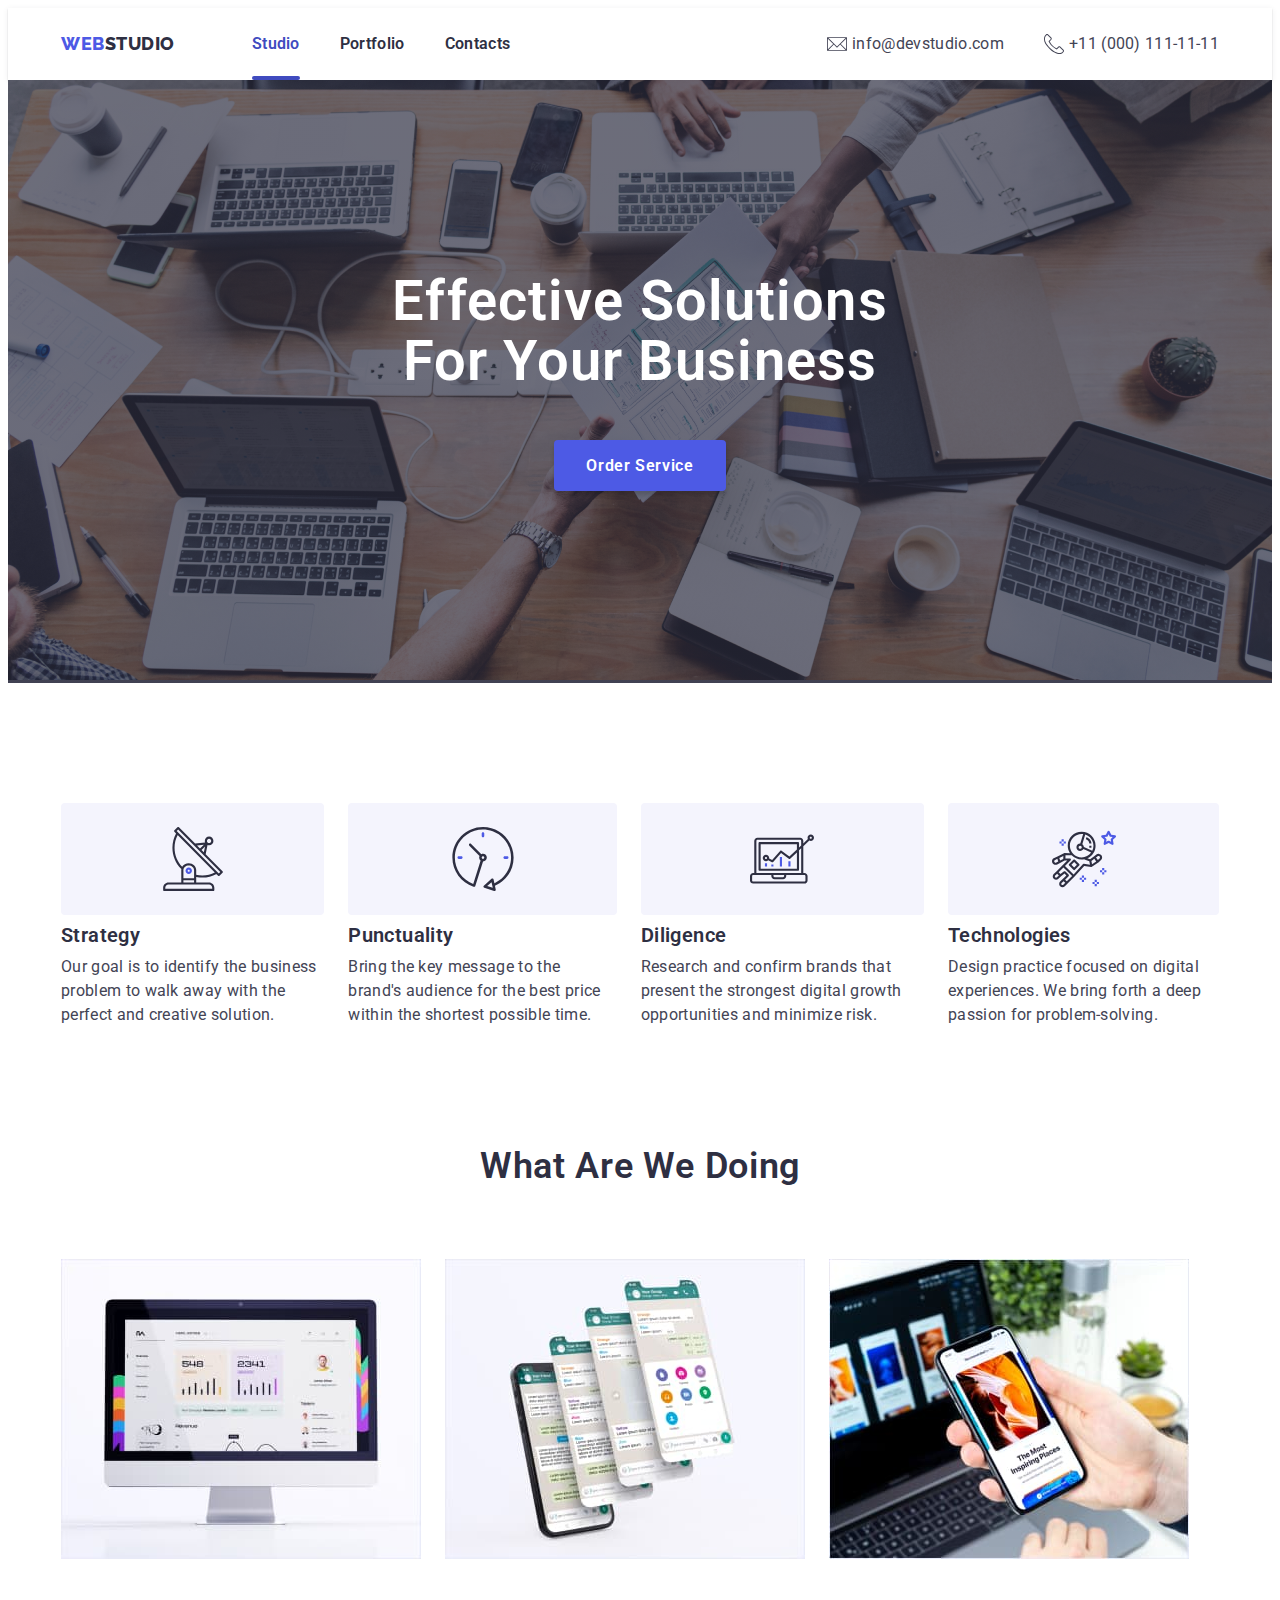
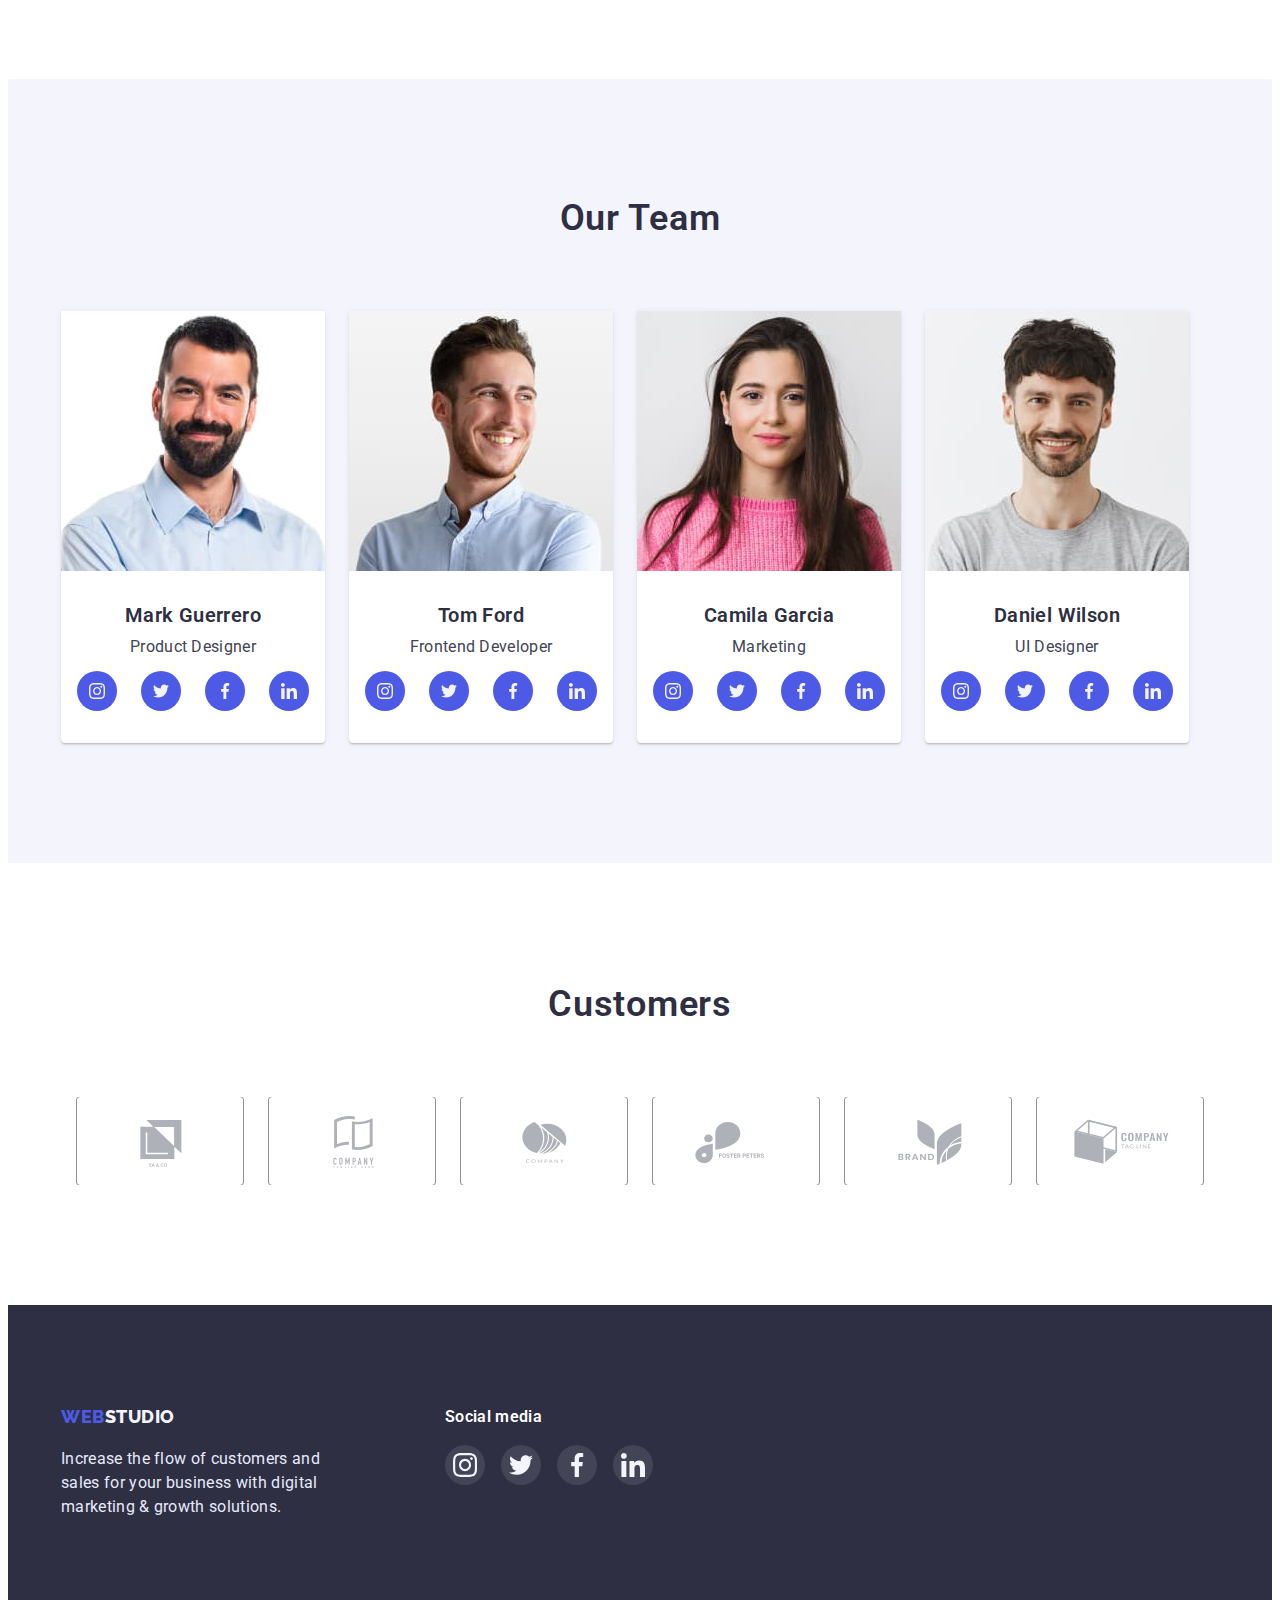
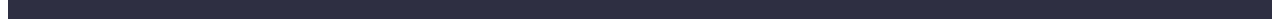
<file: index.html>
<!DOCTYPE html>
<html lang="en">
  <head>
    <meta charset="UTF-8" />
    <meta http-equiv="X-UA-Compatible" content="IE=edge" />
    <meta name="viewport" content="width=device-width, initial-scale=1.0" />
    <title>Main page</title>
    <link rel="preconnect" href="https://fonts.googleapis.com" />
    <link rel="preconnect" href="https://fonts.gstatic.com" crossorigin />
    <link
      href="https://fonts.googleapis.com/css2?family=Raleway:wght@700&family=Roboto:wght@400;500;600;700;900&display=swap"
      rel="stylesheet"
    />
    <link
      rel="stylesheet"
      href="https://cdnjs.cloudflare.com/ajax/libs/modern-normalize/1.1.0/modern-normalize.min.css"
      integrity="sha512-wpPYUAdjBVSE4KJnH1VR1HeZfpl1ub8YT/NKx4PuQ5NmX2tKuGu6U/JRp5y+Y8XG2tV+wKQpNHVUX03MfMFn9Q=="
      crossorigin="anonymous"
      referrerpolicy="no-referrer"
    />
    <link rel="stylesheet" href="./css/styles.css" />
  </head>

  <body>
    <!--================================= header======================================= -->
    <header class="header-border">
      <div class="container header">
        <a class="link logo logo-studio" href="index.html">
          <span class="logo logo-web">web</span>studio
        </a>
        <nav>
          <ul class="list list-nav">
            <li><a class="link nav current-page" href="index.html">Studio</a></li>
            <li><a class="link nav" href="portfolio.html">Portfolio</a></li>
            <li><a class="link nav" href="#">Contacts</a></li>
          </ul>
        </nav>
        <ul class="list list-contacts">
          <li>
            <a class="link contacts" href="mailto:info@devstudio.com">
              <svg class="icon-mail-phone">
                <use href="images/symbol-defs.svg#mail"></use>
              </svg>
              <span class="mail-phone">info@devstudio.com</span>
            </a>
          </li>
          <li>
            <a class="link contacts" href="tel:+110001111111">
              <svg class="icon-mail-phone">
                <use href="images/symbol-defs.svg#phone"></use>
              </svg>
              <span class="mail-phone"> +11 (000) 111-11-11 </span>
            </a>
          </li>
        </ul>
      </div>
    </header>
    <!--========================== main ================================================-->
    <main>
      <section class="hero-section">
        <div class="hero-container">
          <h1 class="hero-text">effective solutions for your business</h1>
          <button class="button hero-button" type="button" data-modal-open>Order Service</button>
        </div>
      </section>
      <section class="section">
        <h2 class="header-section-hidden">Our advantages</h2>
        <div class="container">
          <ul class="list cards">
            <li>
              <div class="svg-advantages-container">
                <svg class="svg-advantages">
                  <use href="images/symbol-defs.svg#antenna"></use>
                </svg>
              </div>
              <h3 class="item-heading item-heading-advantages">Strategy</h3>
              <p class="subscription">
                Our goal is to identify the business problem to walk away with the perfect and
                creative solution.
              </p>
            </li>
            <li>
              <div class="svg-advantages-container">
                <svg class="svg-advantages">
                  <use href="images/symbol-defs.svg#clock"></use>
                </svg>
              </div>
              <h3 class="item-heading item-heading-advantages">Punctuality</h3>
              <p class="subscription">
                Bring the key message to the brand's audience for the best price within the shortest
                possible time.
              </p>
            </li>
            <li>
              <div class="svg-advantages-container">
                <svg class="svg-advantages">
                  <use href="images/symbol-defs.svg#diligence"></use>
                </svg>
              </div>
              <h3 class="item-heading item-heading-advantages">Diligence</h3>
              <p class="subscription">
                Research and confirm brands that present the strongest digital growth opportunities
                and minimize risk.
              </p>
            </li>
            <li>
              <div class="svg-advantages-container">
                <svg class="svg-advantages">
                  <use href="images/symbol-defs.svg#astronaut"></use>
                </svg>
              </div>
              <h3 class="item-heading item-heading-advantages">Technologies</h3>
              <p class="subscription">
                Design practice focused on digital experiences. We bring forth a deep passion for
                problem-solving.
              </p>
            </li>
          </ul>
        </div>
      </section>
      <section class="section container-section-3">
        <div class="container container-section-3">
          <h2 class="header-section">What are we doing</h2>
          <ul class="list cards">
            <li>
              <img
                class="img-item-section-3"
                src="images/rectangle-71.jpg"
                alt="monitor"
                width="360"
              />
            </li>
            <li>
              <img
                class="img-item-section-3"
                src="images/rectangle-71(1).jpg"
                alt="mobile"
                width="360"
              />
            </li>
            <li>
              <img
                class="img-item-section-3"
                src="images/rectangle-71(2).jpg"
                alt="laptop"
                width="360"
              />
            </li>
          </ul>
        </div>
      </section>

      <!-- ================================Team============================================= -->

      <section class="section section-team">
        <div class="container container-section-3">
          <h2 class="header-section">Our Team</h2>
          <ul class="list cards">
            <li class="team-card">
              <img class="image" src="images/img.jpg" alt="Mark Guerrero" width="264" />
              <div class="team-subscription-item">
                <h3 class="item-heading">Mark Guerrero</h3>
                <p class="subscription">Product Designer</p>
                <ul class="list list-social-team">
                  <li class="item-social-team">
                    <a class="link-social-team" href="#">
                      <svg class="svg-social-media">
                        <use href="images/symbol-defs.svg#instagram"></use>
                      </svg>
                    </a>
                  </li>
                  <li class="item-social-team">
                    <a class="link-social-team" href="#">
                      <svg class="svg-social-media">
                        <use href="images/symbol-defs.svg#twitter"></use>
                      </svg>
                    </a>
                  </li>
                  <li class="item-social-team">
                    <a class="link-social-team" href="#">
                      <svg class="svg-social-media">
                        <use href="images/symbol-defs.svg#facebook"></use>
                      </svg>
                    </a>
                  </li>
                  <li class="item-social-team">
                    <a class="link-social-team" href="#">
                      <svg class="svg-social-media">
                        <use href="images/symbol-defs.svg#linkedin"></use>
                      </svg>
                    </a>
                  </li>
                </ul>
              </div>
            </li>
            <li class="team-card">
              <img class="image" src="images/img(1).jpg" alt="Tom Ford" width="264" />
              <div class="team-subscription-item">
                <h3 class="item-heading">Tom Ford</h3>
                <p class="subscription">Frontend Developer</p>
                <ul class="list list-social-team">
                  <li class="item-social-team">
                    <a class="link-social-team" href="#">
                      <svg class="svg-social-media">
                        <use href="images/symbol-defs.svg#instagram"></use>
                      </svg>
                    </a>
                  </li>
                  <li class="item-social-team">
                    <a class="link-social-team" href="#">
                      <svg class="svg-social-media">
                        <use href="images/symbol-defs.svg#twitter"></use>
                      </svg>
                    </a>
                  </li>
                  <li class="item-social-team">
                    <a class="link-social-team" href="#">
                      <svg class="svg-social-media">
                        <use href="images/symbol-defs.svg#facebook"></use>
                      </svg>
                    </a>
                  </li>
                  <li class="item-social-team">
                    <a class="link-social-team" href="#">
                      <svg class="svg-social-media">
                        <use href="images/symbol-defs.svg#linkedin"></use>
                      </svg>
                    </a>
                  </li>
                </ul>
              </div>
            </li>
            <li class="team-card">
              <img class="image" src="images/img(2).jpg" alt="Camila Garcia" width="264" />
              <div class="team-subscription-item">
                <h3 class="item-heading">Camila Garcia</h3>
                <p class="subscription">Marketing</p>
                <ul class="list list-social-team">
                  <li class="item-social-team">
                    <a class="link-social-team" href="#">
                      <svg class="svg-social-media">
                        <use href="images/symbol-defs.svg#instagram"></use>
                      </svg>
                    </a>
                  </li>
                  <li class="item-social-team">
                    <a class="link-social-team" href="#">
                      <svg class="svg-social-media">
                        <use href="images/symbol-defs.svg#twitter"></use>
                      </svg>
                    </a>
                  </li>
                  <li class="item-social-team">
                    <a class="link-social-team" href="#">
                      <svg class="svg-social-media">
                        <use href="images/symbol-defs.svg#facebook"></use>
                      </svg>
                    </a>
                  </li>
                  <li class="item-social-team">
                    <a class="link-social-team" href="#">
                      <svg class="svg-social-media">
                        <use href="images/symbol-defs.svg#linkedin"></use>
                      </svg>
                    </a>
                  </li>
                </ul>
              </div>
            </li>
            <li class="team-card">
              <img class="image" src="images/img(3).jpg" alt="Daniel Wilson" width="264" />
              <div class="team-subscription-item">
                <h3 class="item-heading">Daniel Wilson</h3>
                <p class="subscription">UI Designer</p>
                <ul class="list list-social-team">
                  <li class="item-social-team">
                    <a class="link-social-team" href="#">
                      <svg class="svg-social-media">
                        <use href="images/symbol-defs.svg#instagram"></use>
                      </svg>
                    </a>
                  </li>
                  <li class="item-social-team">
                    <a class="link-social-team" href="#">
                      <svg class="svg-social-media">
                        <use href="images/symbol-defs.svg#twitter"></use>
                      </svg>
                    </a>
                  </li>
                  <li class="item-social-team">
                    <a class="link-social-team" href="#">
                      <svg class="svg-social-media">
                        <use href="images/symbol-defs.svg#facebook"></use>
                      </svg>
                    </a>
                  </li>
                  <li class="item-social-team">
                    <a class="link-social-team" href="#">
                      <svg class="svg-social-media">
                        <use href="images/symbol-defs.svg#linkedin"></use>
                      </svg>
                    </a>
                  </li>
                </ul>
              </div>
            </li>
          </ul>
        </div>
      </section>

      <!-- =======================Customers======================= -->

      <section class="section">
        <div class="container">
          <h2 class="header-section header-section-customers">customers</h2>
          <ul class="list list-customers">
            <li class="item-customer">
              <a class="link-item-customer" href="#">
                <svg class="svg-customer">
                  <use href="images/symbol-defs.svg#client-1"></use>
                </svg>
              </a>
            </li>

            <li class="item-customer">
              <a class="link-item-customer" href="#">
                <svg class="svg-customer">
                  <use href="images/symbol-defs.svg#client-2"></use>
                </svg>
              </a>
            </li>

            <li class="item-customer">
              <a class="link-item-customer" href="#">
                <svg class="svg-customer">
                  <use href="images/symbol-defs.svg#client-3"></use>
                </svg>
              </a>
            </li>

            <li class="item-customer">
              <a class="link-item-customer" href="#">
                <svg class="svg-customer">
                  <use href="images/symbol-defs.svg#client-4"></use>
                </svg>
              </a>
            </li>

            <li class="item-customer">
              <a class="link-item-customer" href="#">
                <svg class="svg-customer">
                  <use href="images/symbol-defs.svg#client-5"></use>
                </svg>
              </a>
            </li>

            <li class="item-customer">
              <a class="link-item-customer" href="#">
                <svg class="svg-customer">
                  <use href="images/symbol-defs.svg#client-6"></use>
                </svg>
              </a>
            </li>
          </ul>
        </div>
      </section>
    </main>

    <!-- footer -->

    <footer class="footer">
      <div class="container container-footer">
        <div>
          <a class="link logo logo-studio-footer" href="#">
            <span class="logo logo-web">web</span>studio
          </a>

          <p class="footer-text">
            Increase the flow of customers and sales for your business with digital marketing &
            growth solutions.
          </p>
        </div>

        <div class="footer-social-media-container">
          <h3 class="footer-social-media-headding">Social media</h3>
          <ul class="list list-social-footer">
            <li class="item-social-footer">
              <a class="link-item-social-footer" href="#">
                <svg class="svg-social-media-footer">
                  <use href="images/symbol-defs.svg#instagram"></use>
                </svg>
              </a>
            </li>

            <li class="item-social-footer">
              <a class="link-item-social-footer" href="#">
                <svg class="svg-social-media-footer">
                  <use href="images/symbol-defs.svg#twitter"></use>
                </svg>
              </a>
            </li>

            <li class="item-social-footer">
              <a class="link-item-social-footer" href="#">
                <svg class="svg-social-media-footer">
                  <use href="images/symbol-defs.svg#facebook"></use>
                </svg>
              </a>
            </li>

            <li class="item-social-footer">
              <a class="link-item-social-footer" href="#">
                <svg class="svg-social-media-footer">
                  <use href="images/symbol-defs.svg#linkedin"></use>
                </svg>
              </a>
            </li>
          </ul>
        </div>
      </div>
    </footer>

    <!-- =======================================Modal=================================== -->

    <div class="backdrop is-hidden" data-modal>
      <div class="modal">
        <button class="button button-modal" type="button" data-modal-close></button>
      </div>
    </div>

    <script src="./js/modal.js"></script>
  </body>
</html>
</file>
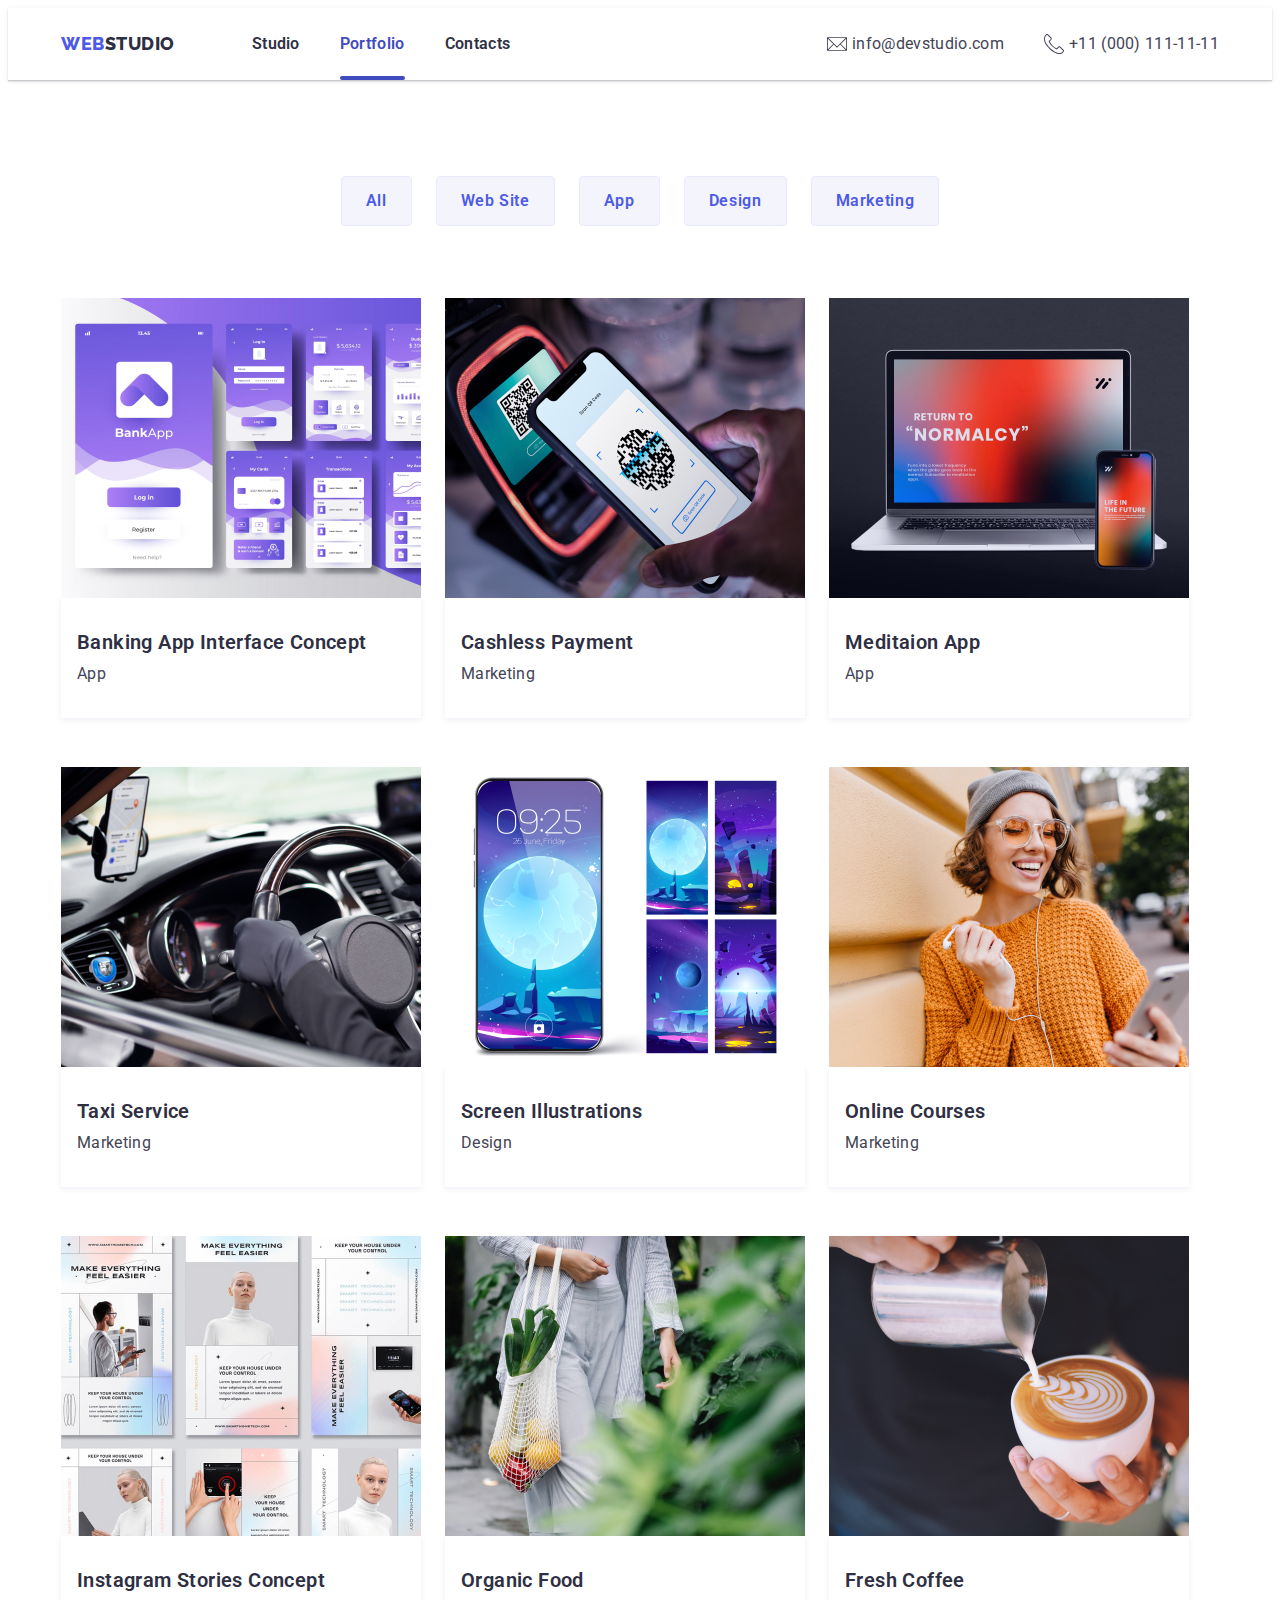
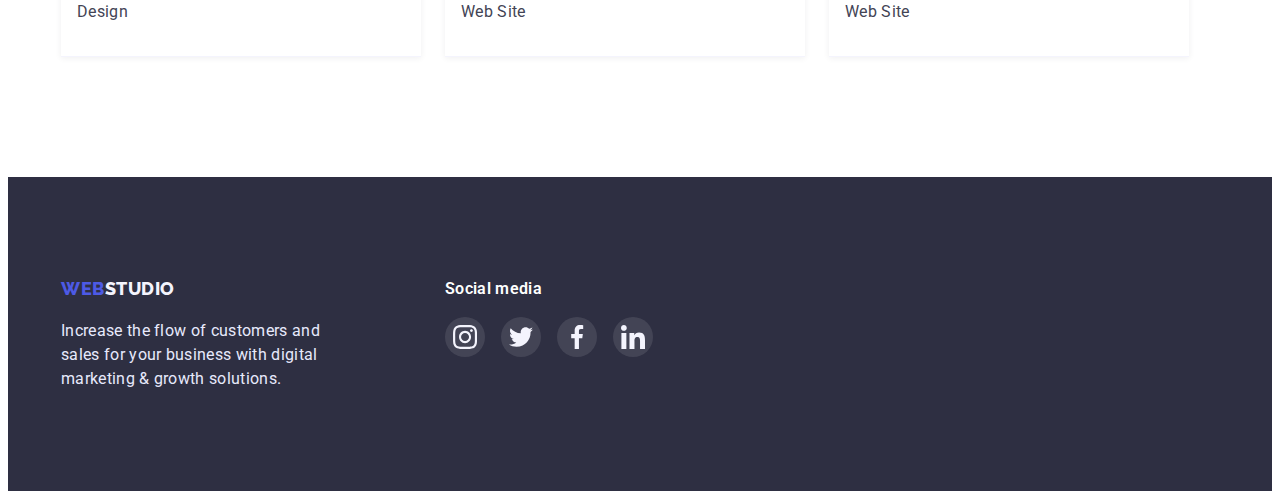
<file: portfolio.html>
<!DOCTYPE html>
<html lang="en">
  <head>
    <meta charset="UTF-8" />
    <meta http-equiv="X-UA-Compatible" content="IE=edge" />
    <meta name="viewport" content="width=device-width, initial-scale=1.0" />
    <title>Portfolio</title>
    <link rel="preconnect" href="https://fonts.googleapis.com" />
    <link rel="preconnect" href="https://fonts.gstatic.com" crossorigin />
    <link
      href="https://fonts.googleapis.com/css2?family=Raleway:wght@700&family=Roboto:wght@400;500;600;700;900&display=swap"
      rel="stylesheet"
    />
    <link
      rel="stylesheet"
      href="https://cdnjs.cloudflare.com/ajax/libs/modern-normalize/1.1.0/modern-normalize.min.css"
      integrity="sha512-wpPYUAdjBVSE4KJnH1VR1HeZfpl1ub8YT/NKx4PuQ5NmX2tKuGu6U/JRp5y+Y8XG2tV+wKQpNHVUX03MfMFn9Q=="
      crossorigin="anonymous"
      referrerpolicy="no-referrer"
    />
    <link rel="stylesheet" href="./css/styles.css" />
  </head>

  <body>
    <!-- header -->

    <header class="header-border">
      <div class="container header">
        <a class="link logo logo-studio" href="index.html">
          <span class="logo logo-web">web</span>studio
        </a>
        <nav>
          <ul class="list list-nav">
            <li><a class="link nav" href="index.html">Studio</a></li>
            <li><a class="link nav current-page" href="portfolio.html">Portfolio</a></li>
            <li><a class="link nav" href="#">Contacts</a></li>
          </ul>
        </nav>
        <ul class="list list-contacts">
          <li>
            <a class="link contacts" href="mailto:info@devstudio.com">
              <svg class="icon-mail-phone">
                <use href="images/symbol-defs.svg#mail"></use>
              </svg>
              <span class="mail-phone">info@devstudio.com</span>
            </a>
          </li>
          <li>
            <a class="link contacts" href="tel:+110001111111">
              <svg class="icon-mail-phone">
                <use href="images/symbol-defs.svg#phone"></use>
              </svg>
              <span class="mail-phone"> +11 (000) 111-11-11 </span>
            </a>
          </li>
        </ul>
      </div>
    </header>

    <!-- main -->
    <main>
      <section class="section section-products">
        <div class="container">
          <h1 class="header-section-hidden">Our products</h1>
          <ul class="list button-products">
            <li class="button-portfolio-margin">
              <button class="button button-portfolio" type="button">All</button>
            </li>
            <li class="button-portfolio-margin">
              <button class="button button-portfolio" type="button">Web Site</button>
            </li>
            <li class="button-portfolio-margin">
              <button class="button button-portfolio" type="button">App</button>
            </li>
            <li class="button-portfolio-margin">
              <button class="button button-portfolio" type="button">Design</button>
            </li>
            <li class="button-portfolio-margin">
              <button class="button button-portfolio" type="button">Marketing</button>
            </li>
          </ul>

          <ul class="list products-grid">
            <li class="product-card">
              <a class="link-product-card" href="#">
                <div class="product-tumb">
                  <img class="image" src="images/portfolio/img.jpg" alt="windows" width="360" />
                  <div class="product-overlay">
                    <p class="product-overlay-text">
                      14 Stylish and User-Friendly App Design Concepts · Task Manager App · Calorie
                      Tracker App · Exotic Fruit Ecommerce App · Cloud Storage App
                    </p>
                  </div>
                </div>
                <div class="products-subscription">
                  <h2 class="item-heading">Banking App Interface Concept</h2>
                  <p class="subscription">App</p>
                </div>
              </a>
            </li>

            <li class="product-card">
              <a class="link-product-card" href="#">
                <div class="product-tumb">
                  <img
                    class="image"
                    src="images/portfolio/img(1).jpg"
                    alt="pay-by-phone"
                    width="360"
                  />
                  <div class="product-overlay">
                    <p class="product-overlay-text">
                      14 Stylish and User-Friendly App Design Concepts · Task Manager App · Calorie
                      Tracker App · Exotic Fruit Ecommerce App · Cloud Storage App
                    </p>
                  </div>
                </div>
                <div class="products-subscription">
                  <h2 class="item-heading">Cashless Payment</h2>
                  <p class="subscription">Marketing</p>
                </div>
              </a>
            </li>

            <li class="product-card">
              <a class="link-product-card" href="#">
                <div class="product-tumb">
                  <img class="image" src="images/portfolio/img(2).jpg" alt="devices" width="360" />
                  <div class="product-overlay">
                    <p class="product-overlay-text">
                      14 Stylish and User-Friendly App Design Concepts · Task Manager App · Calorie
                      Tracker App · Exotic Fruit Ecommerce App · Cloud Storage App
                    </p>
                  </div>
                </div>
                <div class="products-subscription">
                  <h2 class="item-heading">Meditaion App</h2>
                  <p class="subscription">App</p>
                </div>
              </a>
            </li>

            <li class="product-card">
              <a class="link-product-card" href="#">
                <div class="product-tumb">
                  <img class="image" src="images/portfolio/img(3).jpg" alt="auto" width="360" />
                  <div class="product-overlay">
                    <p class="product-overlay-text">
                      14 Stylish and User-Friendly App Design Concepts · Task Manager App · Calorie
                      Tracker App · Exotic Fruit Ecommerce App · Cloud Storage App
                    </p>
                  </div>
                </div>
                <div class="products-subscription">
                  <h2 class="item-heading">Taxi Service</h2>
                  <p class="subscription">Marketing</p>
                </div>
              </a>
            </li>

            <li class="product-card">
              <a class="link-product-card" href="#">
                <div class="product-tumb">
                  <img class="image" src="images/portfolio/img(4).jpg" alt="phone" width="360" />
                  <div class="product-overlay">
                    <p class="product-overlay-text">
                      14 Stylish and User-Friendly App Design Concepts · Task Manager App · Calorie
                      Tracker App · Exotic Fruit Ecommerce App · Cloud Storage App
                    </p>
                  </div>
                </div>
                <div class="products-subscription">
                  <h2 class="item-heading">Screen Illustrations</h2>
                  <p class="subscription">Design</p>
                </div>
              </a>
            </li>

            <li class="product-card">
              <a class="link-product-card" href="#">
                <div class="product-tumb">
                  <img class="image" src="images/portfolio/img(5).jpg" alt="girl" width="360" />
                  <div class="product-overlay">
                    <p class="product-overlay-text">
                      14 Stylish and User-Friendly App Design Concepts · Task Manager App · Calorie
                      Tracker App · Exotic Fruit Ecommerce App · Cloud Storage App
                    </p>
                  </div>
                </div>
                <div class="products-subscription">
                  <h2 class="item-heading">Online Courses</h2>
                  <p class="subscription">Marketing</p>
                </div>
              </a>
            </li>

            <li class="product-card">
              <a class="link-product-card" href="#">
                <div class="product-tumb">
                  <img class="image" src="images/portfolio/img(6).jpg" alt="magazin" width="360" />
                  <div class="product-overlay">
                    <p class="product-overlay-text">
                      14 Stylish and User-Friendly App Design Concepts · Task Manager App · Calorie
                      Tracker App · Exotic Fruit Ecommerce App · Cloud Storage App
                    </p>
                  </div>
                </div>
                <div class="products-subscription">
                  <h2 class="item-heading">Instagram Stories Concept</h2>
                  <p class="subscription">Design</p>
                </div>
              </a>
            </li>

            <li class="product-card">
              <a class="link-product-card" href="#">
                <div class="product-tumb">
                  <img class="image" src="images/portfolio/img(7).jpg" alt="food" width="360" />
                  <div class="product-overlay">
                    <p class="product-overlay-text">
                      14 Stylish and User-Friendly App Design Concepts · Task Manager App · Calorie
                      Tracker App · Exotic Fruit Ecommerce App · Cloud Storage App
                    </p>
                  </div>
                </div>
                <div class="products-subscription">
                  <h2 class="item-heading">Organic Food</h2>
                  <p class="subscription">Web Site</p>
                </div>
              </a>
            </li>

            <li class="product-card">
              <a class="link-product-card" href="#">
                <div class="product-tumb">
                  <img class="image" src="images/portfolio/img(8).jpg" alt="cofee" width="360" />
                  <div class="product-overlay">
                    <p class="product-overlay-text">
                      14 Stylish and User-Friendly App Design Concepts · Task Manager App · Calorie
                      Tracker App · Exotic Fruit Ecommerce App · Cloud Storage App
                    </p>
                  </div>
                </div>
                <div class="products-subscription">
                  <h2 class="item-heading">Fresh Coffee</h2>
                  <p class="subscription">Web Site</p>
                </div>
              </a>
            </li>
          </ul>
        </div>
      </section>
    </main>
    <!-- footer -->
    <footer class="footer">
      <div class="container container-footer">
        <div>
          <a class="link logo logo-studio-footer" href="#">
            <span class="logo logo-web">web</span>studio
          </a>

          <p class="footer-text">
            Increase the flow of customers and sales for your business with digital marketing &
            growth solutions.
          </p>
        </div>

        <div class="footer-social-media-container">
          <h2 class="footer-social-media-headding">Social media</h2>
          <ul class="list list-social-footer">
            <li class="item-social-footer">
              <a class="link-item-social-footer" href="#">
                <svg class="svg-social-media-footer">
                  <use href="images/symbol-defs.svg#instagram"></use>
                </svg>
              </a>
            </li>

            <li class="item-social-footer">
              <a class="link-item-social-footer" href="#">
                <svg class="svg-social-media-footer">
                  <use href="images/symbol-defs.svg#twitter"></use>
                </svg>
              </a>
            </li>

            <li class="item-social-footer">
              <a class="link-item-social-footer" href="#">
                <svg class="svg-social-media-footer">
                  <use href="images/symbol-defs.svg#facebook"></use>
                </svg>
              </a>
            </li>

            <li class="item-social-footer">
              <a class="link-item-social-footer" href="#">
                <svg class="svg-social-media-footer">
                  <use href="images/symbol-defs.svg#linkedin"></use>
                </svg>
              </a>
            </li>
          </ul>
        </div>
      </div>
    </footer>
  </body>
</html>
</file>
<file: css/styles.css>
:root {
  --nav-link-text-color: #2e2f42;
  --contacts-text-color: #434455;
  --contacts-text-hover-color: #4d5ae5;
  --logo-web-color: #4d5ae5;
  --logo-studio-color: #2e2f42;
}

h1,
h2,
h3,
h4,
h5,
h6,
p,
ul {
  margin: 0;
  padding: 0;
}

body {
  font-family: 'Roboto', sans-serif;
  color: #434455;
}

.list {
  list-style: none;
  display: flex;
}

.link {
  text-decoration: none;
}

.button {
  font-family: inherit;
}

.button:hover {
  cursor: pointer;
}

.container {
  width: 1158px;
  margin-left: auto;
  margin-right: auto;
  padding-left: 15px;
  padding-right: 15px;
}

.image {
  display: block;
  max-width: 100%;
  height: auto;
}

/* перебивка --> */
.nav.current-page {
  color: #404BBF;
}

.current-page {
  position: relative;
}

.current-page::after {
  content: '';
  position: absolute;
  bottom: 0%;
  left: 0%;
  display: block;

  width: 100%;
  height: 4px;
  background-color: #404bbf;
  border-radius: 2px;
}

/* ========HEADER========== */

.header-border {
  box-shadow: 0px 2px 1px rgba(46, 47, 66, 0.08), 0px 1px 1px rgba(46, 47, 66, 0.16),
    0px 1px 6px rgba(46, 47, 66, 0.08);
}

.container.header {
  display: flex;
  min-height: 72px;
}

.logo {
  font-family: 'Raleway', sans-serif;
  font-weight: 800;
  font-size: 18px;
  line-height: 1.33;
  letter-spacing: 0.03em;
  text-transform: uppercase;
}

.logo-web {
  color: var(--logo-web-color);
}

.logo-studio {
  color: var(--logo-studio-color);
  padding: 24px 0;
}

.logo-studio-footer {
  color: #f4f4fd;
  display: block;
}

.nav {
  display: block;

  font-weight: 600;
  font-size: 16px;
  line-height: 1.5;
  letter-spacing: 0.02em;
  color: var(--nav-link-text-color);
  padding: 24px 0px;

  transition: color 250ms cubic-bezier(0.4, 0, 0.2, 1);
}

.nav:hover,
.nav:focus {
  color: #4d5ae5;
}

.list-nav li:not(:first-child) {
  margin-left: 40px;
}

nav {
  margin-left: 77px;
}

.list-contacts li:not(:first-child) {
  margin-left: 40px;
}

.list-contacts {
  margin-left: auto;
}

.contacts {
  display: flex;
  align-items: center;

  font-size: 16px;
  line-height: 1.5;
  letter-spacing: 0.02em;
  color: var(--contacts-text-color);
  padding: 24px 0;

  transition: color 250ms cubic-bezier(0.4, 0, 0.2, 1);
}

.contacts:hover,
.contacts:focus {
  font-size: 16px;
  line-height: 1.5;
  letter-spacing: 0.02em;
  color: var(--contacts-text-hover-color);
}

section {
  padding-top: 120px;
  padding-bottom: 120px;
}

.list-contacts > li {
  display: flex;
  align-content: center;
}

.icon-mail-phone {
  width: 20px;
  height: 20px;
  display: inline-flex;
  margin-right: 5px;
  fill: currentColor;
}

.mail-phone {
  display: inline-flex;
}

/* ================= BODY ============ */

.hero-container {
  text-align: center;

  background-image: linear-gradient(to right, rgba(46, 47, 66, 0.7), rgba(46, 47, 66, 0.7)),
    url('../images/people-office.jpg');

  background-repeat: no-repeat;
  background-position: top;
  background-size: auto auto;

  background-color: rgba(46, 47, 66, 0.7);

  max-width: 1440px;
  margin: 0 auto;

  padding-top: 192px;
  padding-bottom: 192px;
}

.hero-section {
  padding-top: 0px;
  padding-bottom: 0px;
}

.hero-text {
  font-weight: 600;
  font-size: 56px;
  line-height: 1.07;
  letter-spacing: 0.02em;
  color: #ffffff;

  display: block;
  text-transform: capitalize;

  width: 496px;
  height: auto;
  margin-left: auto;
  margin-right: auto;
}

.hero-button {
  background-color: #4d5ae5;
  border-radius: 4px;
  border: none;
  box-shadow: 0px 4px 4px rgba(0, 0, 0, 0.15);
  font-weight: 600;
  font-size: 16px;
  line-height: 1.19;
  letter-spacing: 0.04em;
  color: #ffffff;

  display: inline-block;
  margin-top: 48px;
  padding: 16px 32px;

  transition: background-color 250ms cubic-bezier(0.4, 0, 0.2, 1);
}

.hero-button:hover {
  background-color: #4d5ae5;
  box-shadow: 0px 1px 6px rgba(46, 47, 66, 0.08), 0px 1px 1px rgba(46, 47, 66, 0.16),
    0px 2px 1px rgba(46, 47, 66, 0.08);
}

.hero-button:focus {
  background-color: #404bbf;
  box-shadow: 0px 4px 4px rgba(0, 0, 0, 0.15);
}
/* =================== Section 2 ==================================*/

.header-section-hidden {
  display: none;
}

.list.cards > li:not(:last-child) {
  margin-right: 24px;
}

.list.cards {
  display: flex;
}

h2 {
  font-weight: 600;
  font-size: 36px;
  line-height: 1.11;
  letter-spacing: 0.02em;
  text-transform: capitalize;
  color: #2e2f42;
}

.item-heading-advantages {
  margin-top: 8px;
}

.svg-advantages-container {
  display: flex;
  justify-content: center;
  align-items: center;
  height: 112px;

  background: #f4f4fd;
  border-radius: 4px;
}

.svg-advantages {
  display: block;
  height: 64px;
  width: 64px;
}

.header-section {
  text-align: center;
}

.header-section {
  margin-bottom: 72px;
}

.item-heading {
  font-weight: 600;
  font-size: 20px;
  line-height: 1.2;
  letter-spacing: 0.02em;
  color: #2e2f42;
}

.section.container-section-3 {
  padding-top: 0px;
}

.img-item-section-3 {
  display: block;
  max-width: 100%;
  height: auto;
}

/* ===============================Team============================ */

.team-subscription-item {
  padding: 32px 16px;
  text-align: center;
}

.subscription {
  font-size: 16px;
  line-height: 1.5;
  letter-spacing: 0.02em;
  margin-top: 8px;
}

.section-team {
  background-color: #f4f4fd;
}

.team-card {
  background-color: #ffffff;
  box-shadow: 0px 1px 6px rgba(46, 47, 66, 0.08), 0px 1px 1px rgba(46, 47, 66, 0.16),
    0px 2px 1px rgba(46, 47, 66, 0.08);
  border-radius: 0px 0px 4px 4px;
}

.list-social-team {
  margin-top: 12px;
  gap: 24px;
  justify-content: center;
}

.item-social-team {
  display: flex;
  justify-content: center;
  align-items: center;
  background-color: var(--logo-web-color);
  border-radius: 50%;

  width: 40px;
  height: 40px;
}

.svg-social-media {
  width: 16px;
  height: 16px;
}

.link-social-team {
  display: flex;
  justify-content: center;
  align-items: center;

  width: inherit;
  height: inherit;
  border-radius: inherit;

  transition: background-color 250ms cubic-bezier(0.4, 0, 0.2, 1);
}

.link-social-team:hover,
.link-social-team:focus {
  background-color: #31d0aa;
}

/* ================================Page products(Portfolio)===================== */

.section.section-products {
  padding-top: 96px;
}

.list.button-products {
  justify-content: center;
  margin-bottom: 72px;
}

.products-grid {
  flex-wrap: wrap;
}

.products-grid li:not(:nth-child(3n)) {
  margin-right: 24px;
}

.products-grid li:not(:nth-last-child(-n + 3)) {
  margin-bottom: 48px;
}

.products-subscription {
  padding: 32px 16px;
  border-bottom: 0.5px solid #f4f4fd;

  box-shadow: 0px 1px 6px rgba(46, 47, 66, 0.08);
  transition: box-shadow 250ms cubic-bezier(0.4, 0, 0.2, 1);
}

.link-product-card {
  display: block;
  text-decoration: none;
  color: inherit;
}

.link-product-card:hover .products-subscription {
  box-shadow: 0px 1px 6px rgba(46, 47, 66, 0.08), 0px 1px 1px rgba(46, 47, 66, 0.16),
    0px 2px 1px rgba(46, 47, 66, 0.08);
}

.button-portfolio-margin:not(:last-child) {
  margin-right: 24px;
}

.button-portfolio {
  background-color: #f4f4fd;
  border-radius: 4px;
  border: 1px solid #e7e9fc;
  font-weight: 600;
  font-size: 16px;
  line-height: 1.5;
  text-align: center;
  letter-spacing: 0.04em;
  color: #4d5ae5;
  padding: 12px 24px;

  transition: background-color 250ms cubic-bezier(0.4, 0, 0.2, 1),
    color 250ms cubic-bezier(0.4, 0, 0.2, 1), box-shadow 250ms cubic-bezier(0.4, 0, 0.2, 1),
    border-color 250ms cubic-bezier(0.4, 0, 0.2, 1), box-shadow 250ms cubic-bezier(0.4, 0, 0.2, 1);
}

.button-portfolio:hover,
.button-portfolio:focus {
  background-color: #4d5ae5;
  box-shadow: 0px 3px 1px rgba(0, 0, 0, 0.1), 0px 2px 1px rgba(0, 0, 0, 0.08),
    0px 2px 2px rgba(0, 0, 0, 0.12);
  border-color: #4d5ae5;
  color: #ffffff;
}

.product-tumb {
  position: relative;
  overflow: hidden;
}

.product-overlay {
  position: absolute;
  width: 100%;
  height: 100%;
  background-color: #4d5ae5;
  top: 0;
  left: 0;
  padding: 40px 32px;

  transform: translateY(100%);

  transition: transform 250ms cubic-bezier(0.4, 0, 0.2, 1);
}

.link-product-card:hover .product-overlay {
  transform: translateY(0);
}

.product-overlay-text {
  font-weight: 400;
  font-size: 16px;
  line-height: 1.5;
  letter-spacing: 0.02em;
  color: #f4f4fd;
}

/* ===============================Customers=============== */
.header-section-customers {
  line-height: 1.167;
}

.list-customers {
  justify-content: center;
  gap: 24px;
}

.svg-customer {
  height: 56px;
  width: 104px;
  fill: currentColor;
}

.item-customer {
  flex-basis: 168px;
  height: 88px;

  justify-content: center;
  align-items: center;
  display: flex;

  overflow: hidden;
}

.link-item-customer {
  width: 100%;
  height: 100%;
  display: flex;
  justify-content: center;
  align-items: center;

  border: 1px solid #8e8f99;
  border-radius: 4px;
  color: #afb1b8;

  transition: color 250ms cubic-bezier(0.4, 0, 0.2, 1),
    border-color 250ms cubic-bezier(0.4, 0, 0.2, 1);
}

.link-item-customer:hover,
.link-item-customer:focus {
  border-color: #4d5ae5;
  color: #4d5ae5;
}

/* ===========FOOTER============== */

.footer {
  background-color: #2e2f42;
  padding-top: 100px;
  padding-bottom: 100px;
}

.footer-text {
  font-size: 16px;
  line-height: 1.5;
  letter-spacing: 0.02em;
  color: #e7e9fc;
  margin-top: 18px;

  display: block;
  width: 264px;
  height: auto;
}

.container-footer {
  display: flex;
  align-items: flex-start;
}

.footer-social-media-container {
  margin-left: 120px;
}

.footer-social-media-headding {
  font-weight: 600;
  font-size: 16px;
  line-height: 1.5;
  letter-spacing: 0.02em;
  color: #ffffff;
  text-transform: initial;
}

.list-social-footer {
  display: flex;
  justify-content: center;

  margin-top: 16px;
  gap: 16px;
}

.item-social-footer {
  /* height: 40px;
  width: 40px; */
  border-radius: 50%;
  display: flex;
  justify-content: center;
  align-items: center;
  /* flex-basis: 40px; */
}

.svg-social-media-footer {
  height: 24px;
  width: 24px;
}

.link-item-social-footer {
  display: flex;
  justify-content: center;
  align-items: center;

  height: 40px;
  width: 40px;

  background-color: rgba(255, 255, 255, 0.1);
  border-radius: 50%;

  transition: background-color 250ms cubic-bezier(0.4, 0, 0.2, 1);
  }

.link-item-social-footer:hover,
.link-item-social-footer:focus {
  background-color: #31d0aa;
}

/* =======================================Modal=================================== */

.backdrop {
  position: fixed;
  top: 0;
  left: 0;
  height: 100%;
  width: 100%;

  background-color: rgba(46, 47, 66, 0.4);

  cursor: no-drop;

  opacity: 1;
  transition: opacity 250ms cubic-bezier(0.4, 0, 0.2, 1);
}

.is-hidden {
  opacity: 0;
  pointer-events: none;
}

.modal {
  position: absolute;
  top: 50%;
  left: 50%;

  width: 408px;
  height: 576px;

  background-color: #fcfcfc;
  box-shadow: 0px 1px 1px rgba(0, 0, 0, 0.14), 0px 1px 3px rgba(0, 0, 0, 0.12),
    0px 2px 1px rgba(0, 0, 0, 0.2);
  border-radius: 4px;

  cursor: default;

  transform: translate(-50%, -50%) scale(1);
  transition: transform 250ms cubic-bezier(0.4, 0, 0.2, 1);
}

.backdrop.is-hidden .modal {
  transform: translate(-50%, -50%) scale(0.9);
}

.button-modal {
  position: absolute;
  top: 24px;
  right: 24px;

  width: 24px;
  height: 24px;

  background-color: #e7e9fc;
  border: 1px solid rgba(0, 0, 0, 0.1);
  border-radius: 50%;

  background-image: url('../images/modal-close-buttom.svg');
  background-repeat: no-repeat;
  background-position: center;
  background-size: 8px 8px;
}

/* ======================================================== */
</file>
